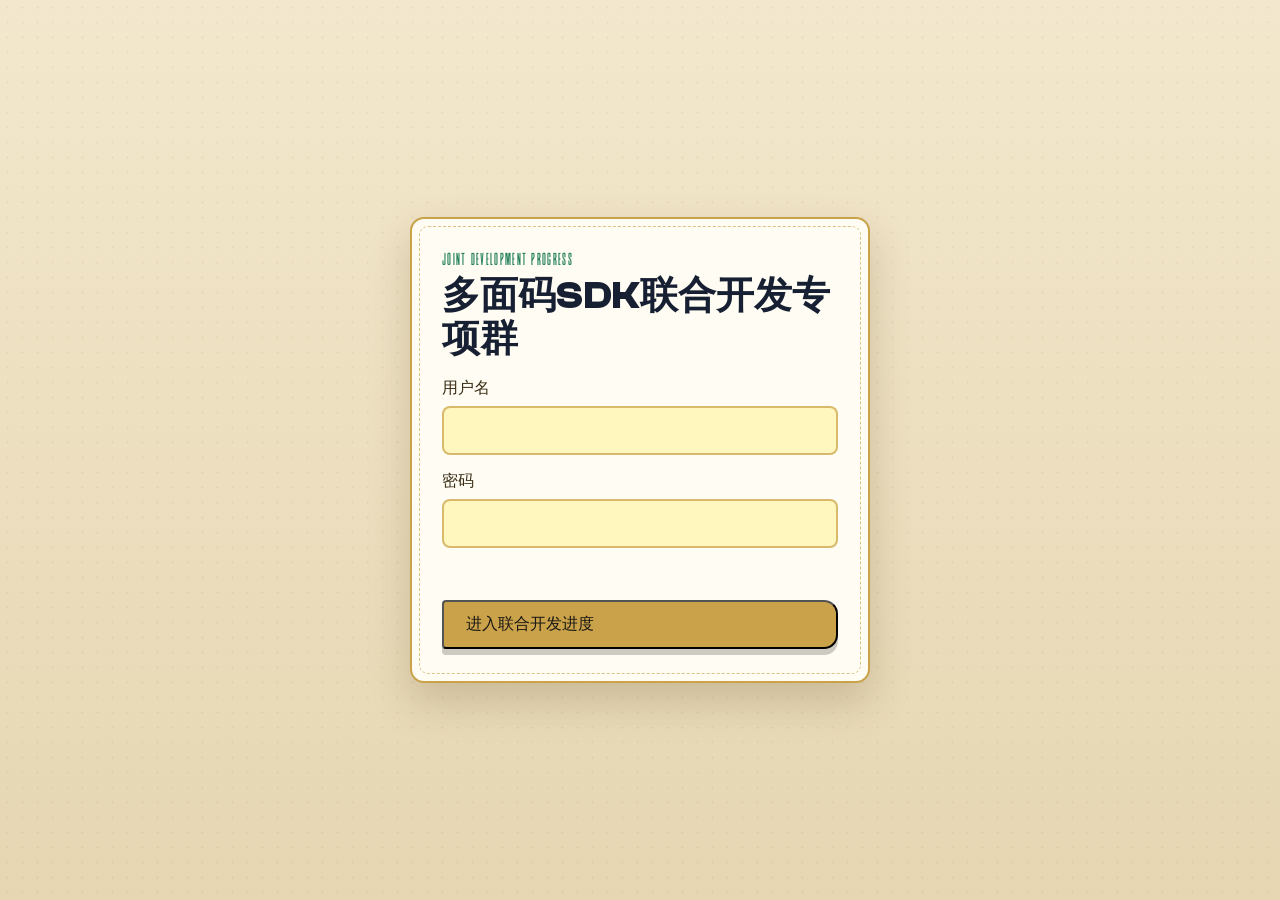
<file: index.html>
<!DOCTYPE html>
<html lang="zh-CN">
<head>
  <meta charset="UTF-8">
  <meta name="viewport" content="width=device-width, initial-scale=1.0">
  <title>多面码SDK联合开发专项群 · 联合开发进度</title>
  <link rel="icon" href="/static/cloned-assets/yannesidibe/favicon-2798b8585809.ico">
  <link rel="stylesheet" href="/static/theme/anya-core.css">
  <style>
    body{margin:0;background:#efe2c4;color:var(--ink);font-family:var(--display);overflow-x:hidden}
    button,input,textarea{font:inherit}
    .is-hidden{display:none!important}
    .bg{position:fixed;inset:0;z-index:0;background:radial-gradient(rgba(120,90,40,.07) 1.3px,transparent 1.4px) 0 0/15px 15px,linear-gradient(180deg,#f3e8cd,#e6d6b2)}
    .v2nav{position:fixed;top:0;left:0;right:0;z-index:60;display:flex;align-items:center;gap:18px;padding:16px 24px;color:#3a2d16;transition:background .25s,backdrop-filter .25s}
    .v2nav.is-scrolled{background:linear-gradient(180deg,rgba(239,226,196,.95),rgba(239,226,196,0));backdrop-filter:blur(6px)}
    .v2nav .brand{font-family:var(--hand);font-weight:800;font-size:19px;display:inline-flex;align-items:center;gap:8px}
    .v2nav .brand .ac-eye{width:19px;height:19px;color:var(--green-deep)}
    .v2nav .sp{flex:1}
    .v2nav a.l,.v2nav button.l{font-family:var(--display-bold);font-size:15px;color:#5a4626;background:transparent;border:0;padding:0;cursor:pointer}
    .v2nav a.l:hover,.v2nav button.l:hover{color:var(--pink-deep)}
    main{position:relative;z-index:2}
    .head{text-align:center;padding:124px 24px 20px;position:relative}
    .head .kf{font-family:var(--poster);color:transparent;-webkit-text-stroke:1.4px var(--green-deep);font-size:clamp(22px,3.4vw,46px);letter-spacing:.08em;text-transform:uppercase;margin:0}
    .head h1{font-family:var(--hand);font-size:clamp(38px,7vw,86px);color:var(--green-deep);margin:8px 0 0}
    .head p{font-family:var(--hand);color:var(--muted);margin:12px 0 0}
    .anya{position:absolute;left:5%;bottom:-30px;width:min(16vw,150px);filter:drop-shadow(0 14px 22px rgba(0,0,0,.3));pointer-events:none}
    .tools{display:flex;justify-content:center;gap:12px;flex-wrap:wrap;margin:24px 0 10px}
    .cards{max-width:1100px;margin:0 auto;padding:24px clamp(16px,4vw,40px) 88px;display:grid;grid-template-columns:repeat(auto-fill,minmax(330px,1fr));gap:26px}
    .report{position:relative;display:block;background:#fffdf3;border:2px solid var(--gold);border-radius:14px;padding:26px 24px 22px;box-shadow:0 14px 32px rgba(90,70,30,.18);overflow:hidden}
    .report:before{content:"";position:absolute;inset:6px;border:1px dashed rgba(201,162,74,.6);border-radius:9px;pointer-events:none}
    .report .crest{position:absolute;right:14px;top:14px;width:48px;opacity:.9}
    .report .label{font-family:var(--poster);color:var(--gold);font-size:12px;letter-spacing:.12em}
    .report h3{font-family:var(--display-bold);font-size:24px;color:var(--green-deep);margin:4px 0 6px}
    .report .owner{font-family:var(--hand);color:var(--muted);font-size:13px;margin-bottom:12px}
    .report .intro{font-size:14px;color:#4a3d2a;min-height:42px;margin:0 0 12px;line-height:1.5}
    .stella{display:flex;gap:4px;align-items:center;margin:6px 0 4px}
    .stella img{width:24px}.stella img.off{filter:grayscale(1);opacity:.3}
    .grade{font-family:var(--poster);color:var(--pink-deep);font-size:30px;line-height:1}
    .report .foot{display:flex;justify-content:space-between;align-items:center;margin-top:12px;font-family:var(--hand);font-size:13px;color:var(--muted)}
    .report .seal{position:absolute;right:18px;bottom:14px;transform:rotate(-10deg) scale(.7);opacity:0;transition:transform .4s cubic-bezier(.34,1.56,.64,1),opacity .25s}
    .report.is-in .seal{opacity:.9;transform:rotate(-10deg) scale(1)}
    .empty{grid-column:1/-1;text-align:center;font-family:var(--hand);color:var(--muted);padding:42px;background:#fffdf3;border:2px solid var(--gold);border-radius:14px;box-shadow:0 14px 32px rgba(90,70,30,.18);position:relative}
    .empty:before{content:"";position:absolute;inset:6px;border:1px dashed rgba(201,162,74,.6);border-radius:9px;pointer-events:none}
    .empty b{display:block;font-family:var(--display-bold);color:var(--green-deep);font-size:24px;margin-bottom:8px}
    .project-form-section{max-width:860px;margin:0 auto 70px;padding:0 clamp(16px,4vw,40px)}
    .project-form-card{background:#fffdf3;border:2px solid var(--gold);border-radius:14px;padding:28px 26px;box-shadow:0 14px 32px rgba(90,70,30,.18);position:relative}
    .project-form-card:before{content:"";position:absolute;inset:7px;border:1px dashed rgba(201,162,74,.65);border-radius:9px;pointer-events:none}
    .project-form-card>*{position:relative}
    .project-form-card h2{font-family:var(--display-bold);color:var(--green-deep);font-size:28px;margin:0 0 18px}
    .project-form{display:grid;gap:16px}
    .project-form label{display:grid;gap:7px;font-family:var(--display-bold);color:#3a2d16}
    .project-form input,.project-form textarea{width:100%;box-sizing:border-box;border:2px solid rgba(201,162,74,.7);border-radius:8px;background:#fff7bd;color:#172033;padding:12px 13px}
    .project-form textarea{min-height:120px;line-height:1.55;resize:vertical}
    .form-row{display:grid;grid-template-columns:1fr 180px;gap:14px}
    .form-actions{display:flex;gap:12px;flex-wrap:wrap;margin-top:6px}
    .form-actions button,.form-actions a{border:0;cursor:pointer}
    .publish-note{margin:12px 0 0;color:#8a5a12;background:#fff8d8;border-left:5px solid var(--gold);border-radius:8px;padding:10px 12px;font-family:var(--display-bold);line-height:1.55}
    .project-detail-section{max-width:920px;margin:0 auto 70px;padding:0 clamp(16px,4vw,40px)}
    .project-detail-card{background:#fffdf3;border:2px solid var(--gold);border-radius:14px;padding:28px 26px;box-shadow:0 14px 32px rgba(90,70,30,.18);position:relative}
    .project-detail-card:before{content:"";position:absolute;inset:7px;border:1px dashed rgba(201,162,74,.65);border-radius:9px;pointer-events:none}
    .project-detail-card>*{position:relative}
    .project-detail-card h2{font-family:var(--display-bold);color:var(--green-deep);font-size:30px;margin:0 0 8px}
    .project-detail-meta{font-family:var(--hand);color:var(--muted);margin:0 0 16px}
    .detail-grid{display:grid;grid-template-columns:1fr 1fr;gap:14px;margin:18px 0}
    .detail-block{background:#fff8d8;border-left:5px solid var(--green-deep);border-radius:8px;padding:14px;color:#3a2d16;line-height:1.65;white-space:pre-wrap}
    .detail-block:nth-child(2){border-color:var(--pink-deep)}
    .detail-block b{display:block;font-family:var(--display-bold);color:var(--green-deep);margin-bottom:6px}
    .review-json{width:100%;min-height:170px;box-sizing:border-box;border:2px solid rgba(201,162,74,.7);border-radius:8px;background:#fff7bd;color:#172033;padding:12px;font:13px/1.5 ui-monospace,SFMono-Regular,Menlo,Consolas,monospace;resize:vertical}
    .publish-panel{background:#fff8d8;border:2px solid rgba(201,162,74,.75);border-radius:10px;padding:14px;margin:14px 0;display:grid;gap:10px}
    .publish-panel label{display:grid;gap:7px;font-family:var(--display-bold);color:#3a2d16}
    .publish-panel input{width:100%;box-sizing:border-box;border:2px solid rgba(201,162,74,.7);border-radius:8px;background:#fff7bd;color:#172033;padding:12px 13px}
    .publish-status{min-height:22px;color:#8a5a12;font-family:var(--display-bold);line-height:1.55}
    .v2foot{background:#3a2d16;color:rgba(243,232,205,.82);padding:46px clamp(24px,7vw,90px);font-family:var(--hand);border-top:2px dashed var(--gold);position:relative;z-index:2}
    .v2foot b{color:var(--gold);font-family:var(--display-bold)}
    .pj-extra{position:relative;z-index:2;padding:10px 0 90px}
    .pj-stats{display:grid;grid-template-columns:repeat(3,1fr);gap:20px;max-width:760px;margin:0 auto 10px;padding:0 16px;text-align:center}
    .pj-stats b{font-family:var(--poster);font-size:clamp(30px,5vw,56px);color:var(--pink-deep);display:block;line-height:1}
    .pj-stats span{font-family:var(--hand);color:var(--muted)}
    .pj-rule{max-width:820px;margin:44px auto 0;padding:0 16px}
    .pj-rule h2{font-family:var(--poster);color:var(--green-deep);text-transform:uppercase;font-size:clamp(26px,4vw,46px);margin:0 0 18px}
    .login-screen{position:relative;z-index:80;min-height:100vh;display:grid;place-items:center;padding:24px}
    .login-panel{width:min(460px,100%);background:#fffdf3;border:2px solid var(--gold);border-radius:14px;padding:32px 30px;box-shadow:0 18px 42px rgba(90,70,30,.22);position:relative}
    .login-panel:before{content:"";position:absolute;inset:7px;border:1px dashed rgba(201,162,74,.65);border-radius:9px;pointer-events:none}
    .login-panel>*{position:relative}
    .login-panel .kf{font-family:var(--poster);color:var(--green-deep);font-size:13px;letter-spacing:.1em;text-transform:uppercase;margin:0 0 8px}
    .login-panel h1{font-family:var(--display-bold);font-size:clamp(28px,6vw,38px);line-height:1.12;color:#172033;margin:0 0 18px}
    .login-form{display:grid;gap:16px}
    .login-form label{display:grid;gap:7px;font-family:var(--display-bold);color:#3a2d16}
    .login-form input{width:100%;box-sizing:border-box;border:2px solid rgba(201,162,74,.7);border-radius:8px;background:#fff7bd;color:#172033;padding:13px 14px;font-family:var(--display-bold)}
    .login-form button,.ac-tab-button{appearance:none}
    .login-error{min-height:20px;margin:0;color:#b42318;font-family:var(--hand)}
    @media (max-width:600px){.v2nav a.l,.v2nav button.l{display:none}.anya{display:none}.pj-stats{grid-template-columns:1fr}.form-row,.detail-grid{grid-template-columns:1fr}}
    @media print{.v2nav,.ac-buddy,.tools,.login-screen{display:none!important}.head{padding-top:36px}.cards{padding-bottom:30px}}
  </style>
  <script defer src="/assets/app.js?v=20260629-v14-github-issue-publish"></script>
</head>
<body class="ac-root">
  <div class="bg" aria-hidden="true"></div>
  <div class="ac-cursor" aria-hidden="true"><span class="ac-cursor-core"></span><span class="ac-cursor-label">View</span></div>

  <section id="login-screen" class="login-screen" aria-labelledby="login-title">
    <div class="login-panel">
      <p class="kf">Joint Development Progress</p>
      <h1 id="login-title">多面码SDK联合开发专项群</h1>
      <form id="login-form" class="login-form">
        <label>用户名<input id="username" type="text" autocomplete="username" required></label>
        <label>密码<input id="password" type="password" autocomplete="current-password" required></label>
        <p id="login-error" class="login-error" role="alert"></p>
        <button id="login-button" class="ac-tab ac-magnetic" data-magnetic="12" type="submit">进入联合开发进度</button>
      </form>
    </div>
  </section>

  <main id="app-shell" class="is-hidden" hidden>
    <nav class="v2nav" data-scroll-shrink>
      <a class="brand ac-magnetic" data-magnetic="8" href="#cards">
        <svg class="ac-eye" viewBox="0 0 100 100" aria-hidden="true"><ellipse cx="50" cy="50" rx="44" ry="28" fill="none" stroke="currentColor" stroke-width="8"/><circle cx="50" cy="50" r="14" fill="currentColor"/><rect class="lid" x="4" y="20" width="92" height="60" rx="28" fill="#efe2c4"/></svg>
        WISE · 工程化手册
      </a>
      <span class="sp"></span>
      <a class="l ac-magnetic" data-magnetic="10" href="#cards" data-cursor-label="进度">联合开发进度</a>
      <button id="download-pdf" class="l ac-magnetic" data-magnetic="10" type="button" data-cursor-label="PDF">下载 PDF</button>
      <button id="logout" class="l ac-magnetic" data-magnetic="10" type="button" data-cursor-label="退出">退出</button>
    </nav>

    <a class="ac-buddy is-talk" href="#cards" data-cursor-label="Anya" aria-label="阿尼亚助手">
      <span class="bubble" id="ac-bubble">要拿 Stella！</span>
      <img class="f f0" src="/static/cloned-assets/spyfamily/anya-1.png" alt="" aria-hidden="true">
      <img class="f f1" src="/static/cloned-assets/spyfamily/anya-4.png" alt="" aria-hidden="true">
      <img class="f f2" src="/static/cloned-assets/spyfamily/anya-3.png" alt="" aria-hidden="true">
    </a>

    <div id="pdf-target">
      <section class="head">
        <img class="anya" src="/static/cloned-assets/spyfamily/sec-meeting.png" alt="" aria-hidden="true">
        <p class="kf">Eden Report</p>
        <h1>多面码SDK联合开发专项群</h1>
        <p>每个项目一张成绩单：联合开发进度用 Stella 星点亮，审阅通过盖章放行。</p>
        <div class="tools">
          <a id="new-project-link" class="ac-tab ac-magnetic" data-magnetic="12" data-cursor-label="新建" href="/projects/new">+ 新建项目 ★</a>
        </div>
      </section>

      <section class="cards" id="cards" aria-live="polite"></section>

      <section id="new-project-page" class="project-form-section is-hidden" hidden>
        <div class="project-form-card">
          <h2>新建项目</h2>
          <form id="project-form" class="project-form">
            <p class="owner">简介与目标会作为后续联合开发进度分析、评估整体完成度的依据。支持 Markdown。</p>
            <p class="publish-note" id="project-publish-notice">当前页面为 GitHub Pages 静态托管。本页新建项目会先保存为本机草稿；审核后写入托管项目清单，其他设备才会同步显示。</p>
            <div class="form-row">
              <label>项目名 <span class="hint">必填</span><input id="project-name" name="name" type="text" required placeholder="如：视觉 SLAM 研究"></label>
              <label>负责人<input id="project-owner" name="owner" type="text" placeholder="你的名字 / 团队"></label>
            </div>
            <label>项目简介（Markdown）<textarea id="project-intro" name="intro" placeholder="这个项目要解决什么问题、背景、范围..."></textarea></label>
            <label>阶段性目标（Markdown）<span class="hint">分阶段里程碑</span><textarea id="project-phased-goals" name="phased_goals" placeholder="- 阶段1：跑通基础管线&#10;- 阶段2：精度达到 X&#10;- 阶段3：实时化"></textarea></label>
            <label>最终目标（Markdown）<textarea id="project-final-goals" name="final_goals" placeholder="项目最终要达成的状态 / 交付物"></textarea></label>
            <label>编辑 PIN <span class="hint">可选。设置后后续编辑项目需要此 PIN。</span><input id="project-edit-pin" name="edit_pin" type="password" autocomplete="new-password" placeholder="可留空"></label>
            <div class="form-actions">
              <button class="ac-tab ac-magnetic" data-magnetic="12" type="submit">创建项目</button>
              <a class="ac-tab ac-magnetic" data-magnetic="12" href="#cards">取消</a>
            </div>
          </form>
        </div>
      </section>

      <section id="local-project-page" class="project-detail-section is-hidden" hidden>
        <div class="project-detail-card">
          <p class="publish-note">本页面展示的是本机草稿项目。审核通过并写入托管项目清单后，其他设备才会同步显示。</p>
          <h2 id="local-project-title">项目详情</h2>
          <p id="local-project-meta" class="project-detail-meta"></p>
          <div class="detail-block">
            <b>项目简介</b>
            <div id="local-project-intro"></div>
          </div>
          <div class="detail-grid">
            <div class="detail-block">
              <b>阶段性目标</b>
              <div id="local-project-phased"></div>
            </div>
            <div class="detail-block">
              <b>最终目标</b>
              <div id="local-project-final"></div>
            </div>
          </div>
          <label>审核发布用 JSON<textarea id="local-project-json" class="review-json" readonly></textarea></label>
          <div class="publish-panel">
            <div class="publish-status">点击审核发布后会打开 GitHub 官方审核发布单；提交后由 GitHub Actions 自动生成项目页面并部署。</div>
            <div class="form-actions">
              <button id="review-publish-project" class="ac-tab ac-magnetic" data-magnetic="12" type="button">审核发布</button>
            </div>
            <div id="publish-status" class="publish-status" role="status"></div>
          </div>
          <div class="detail-block">
            <b>审核进入托管清单流程</b>
            <div>点击“审核发布”后会打开 GitHub 审核发布单。确认提交后，GitHub Actions 会自动完成内容检查、项目页面生成、项目清单更新和线上部署。</div>
          </div>
          <div class="form-actions">
            <button id="copy-project-json" class="ac-tab ac-magnetic" data-magnetic="12" type="button">复制审核 JSON</button>
            <a class="ac-tab ac-magnetic" data-magnetic="12" href="#cards">返回项目列表</a>
          </div>
        </div>
      </section>

      <section class="pj-extra">
        <div class="pj-stats">
          <div class="ac-reveal"><b id="project-count" data-count="0">0</b><span>在册项目</span></div>
          <div class="ac-reveal"><b id="entry-count" data-count="0">0</b><span>累计联合开发进度</span></div>
          <div class="ac-reveal"><b><span class="ac-star"></span> ∞</b><span>Stella 进度</span></div>
        </div>
        <div class="pj-rule">
          <h2>评分规则 <span class="ac-star"></span></h2>
          <div class="ac-acc-item">
            <div class="ac-acc-head" data-acc>完成度（%）是怎么来的？<span class="pl">+</span></div>
            <div class="ac-acc-body"><div>由 AI 结合项目阶段性/最终目标与历次联合开发进度内容综合评估，给出当前进度百分比，作为参考而非考核。</div></div>
          </div>
          <div class="ac-acc-item">
            <div class="ac-acc-head" data-acc>Stella 星怎么点亮？<span class="pl">+</span></div>
            <div class="ac-acc-body"><div>每 20% 点亮一颗，共 5 颗；越接近最终目标，金星越多。</div></div>
          </div>
          <div class="ac-acc-item">
            <div class="ac-acc-head" data-acc>盖章代表什么？<span class="pl">+</span></div>
            <div class="ac-acc-body"><div>完成度 ≥ 80% 的项目会盖上「审阅通过」章，表示阶段性目标基本达成、可以进入下一阶段。</div></div>
          </div>
        </div>
      </section>

      <footer class="v2foot">
        <b>OPERATION · PLAYBOOK</b> — 多面码SDK联合开发专项群 · 联合开发进度与 Stella 评估，盖章即放行。
        <span style="float:right">本地时间 <span data-clock>--:--</span></span>
      </footer>
    </div>
  </main>
  <script src="/static/theme/anya-core.js"></script>
</body>
</html>
</file>
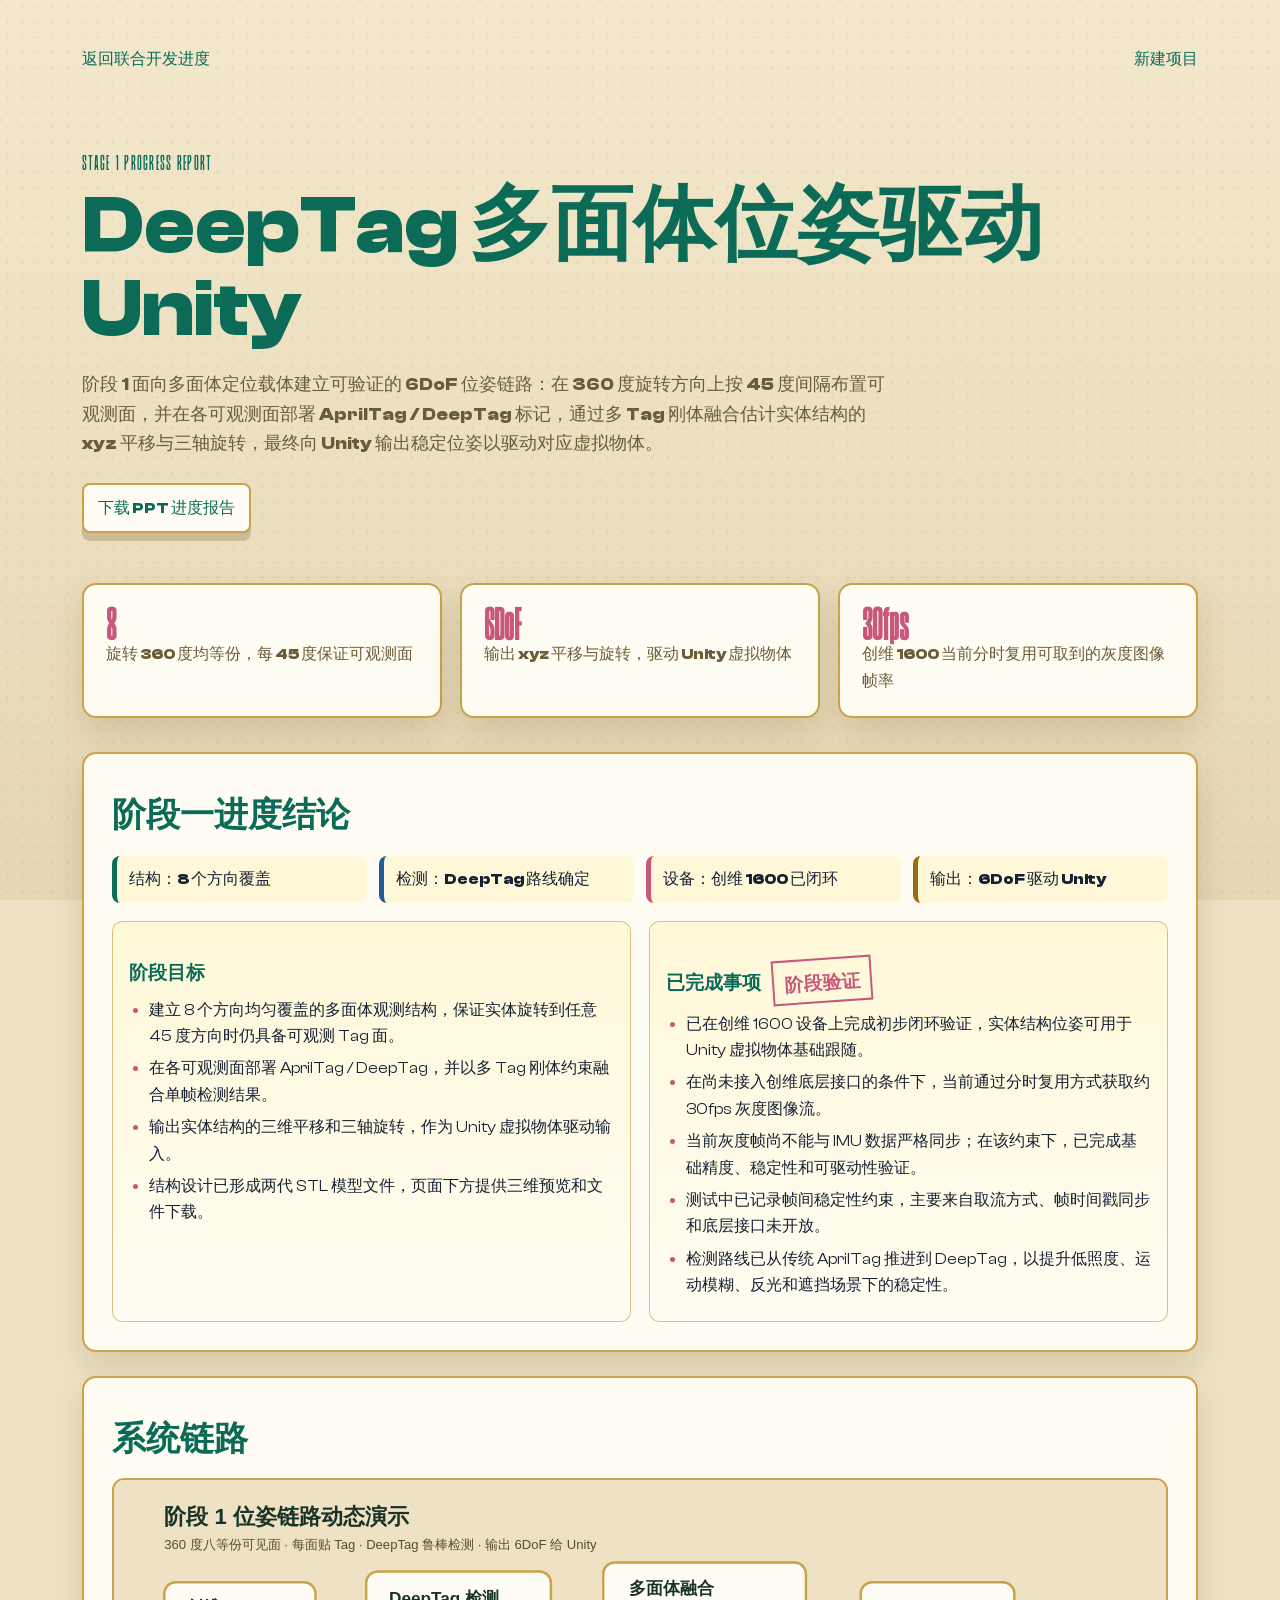
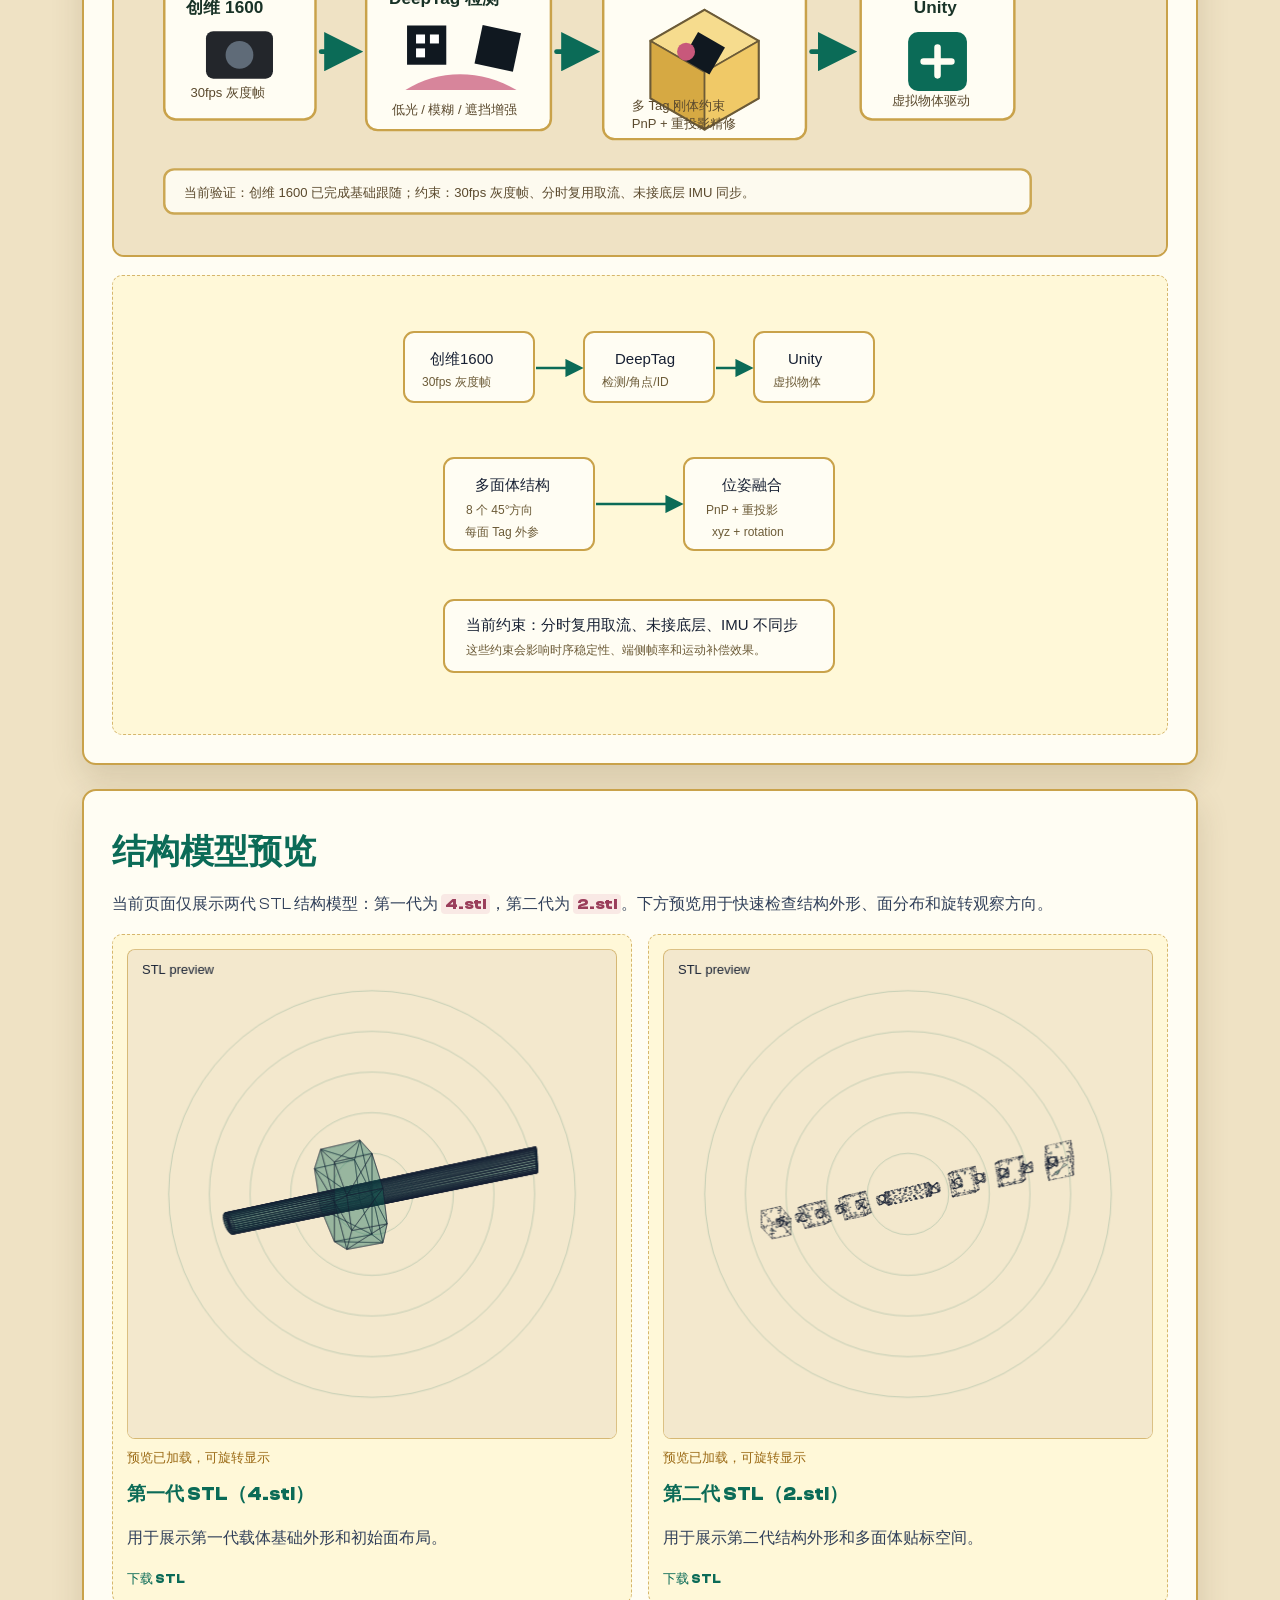
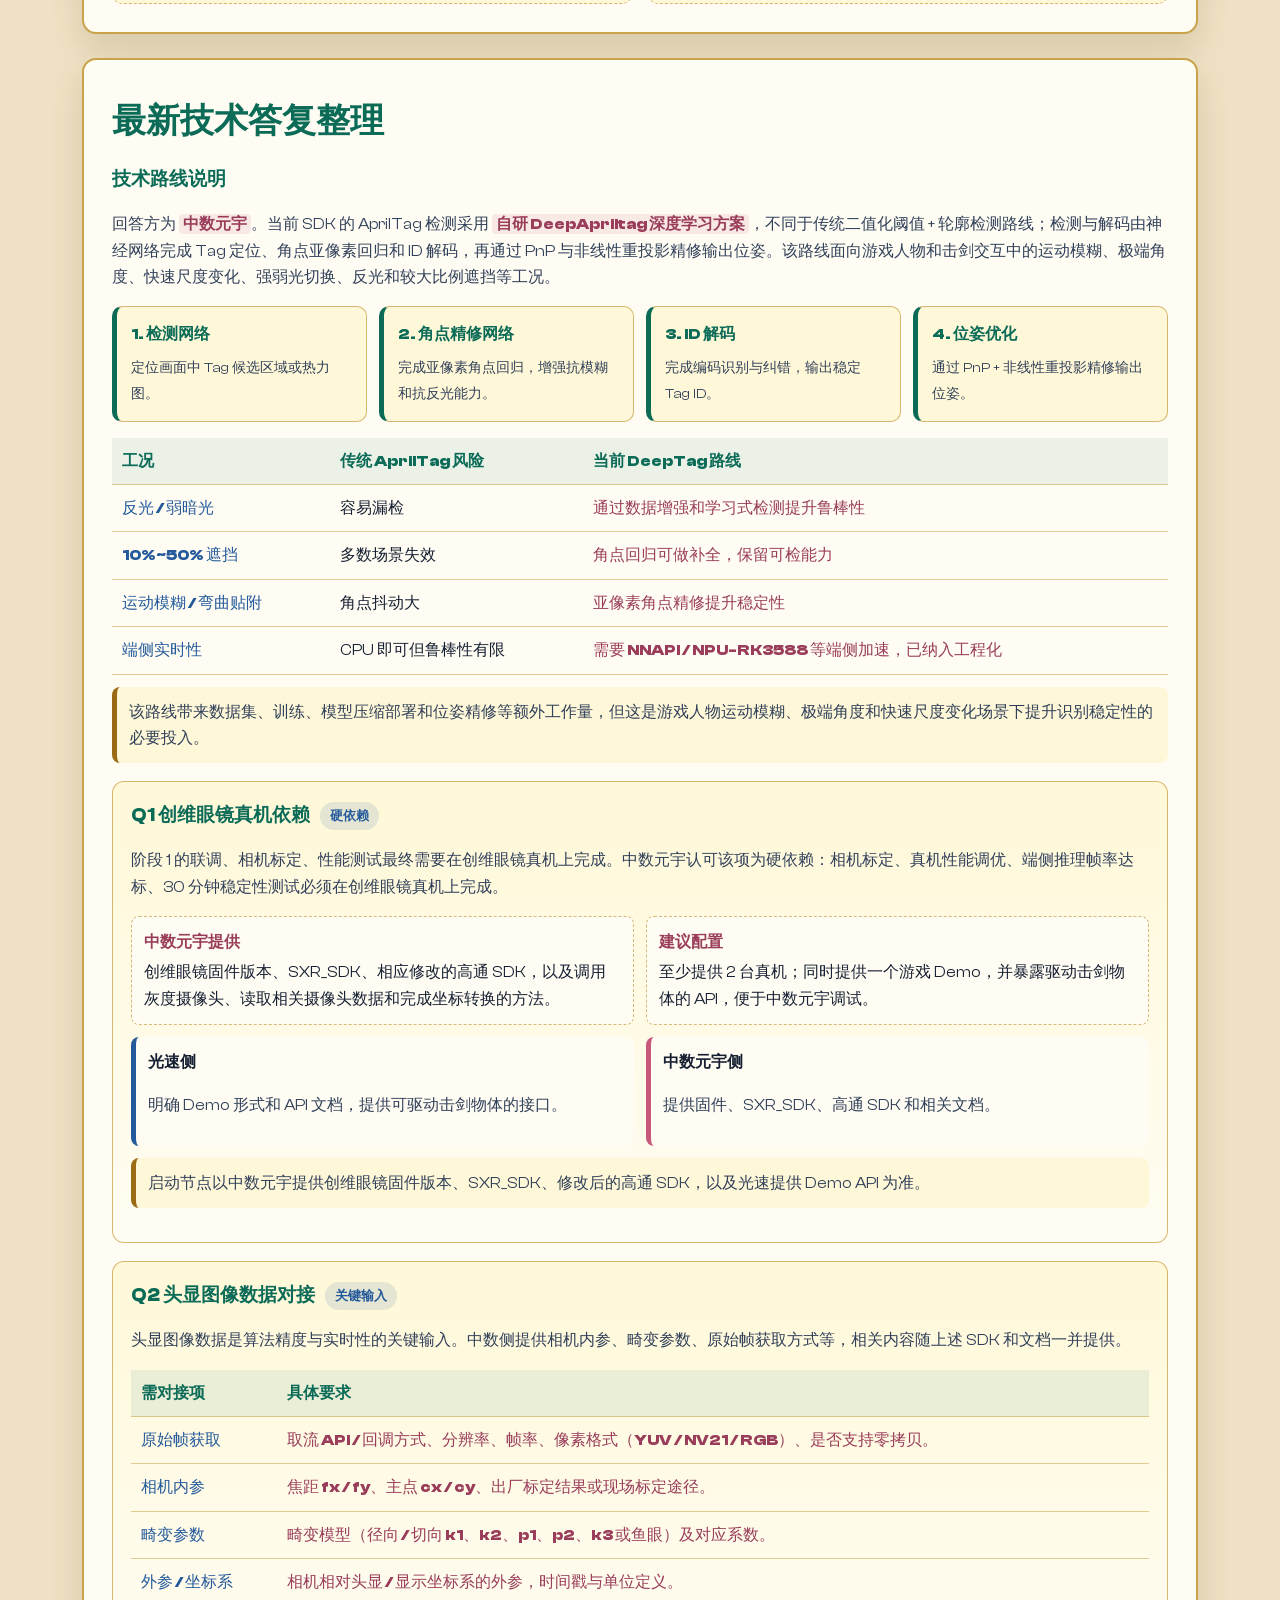
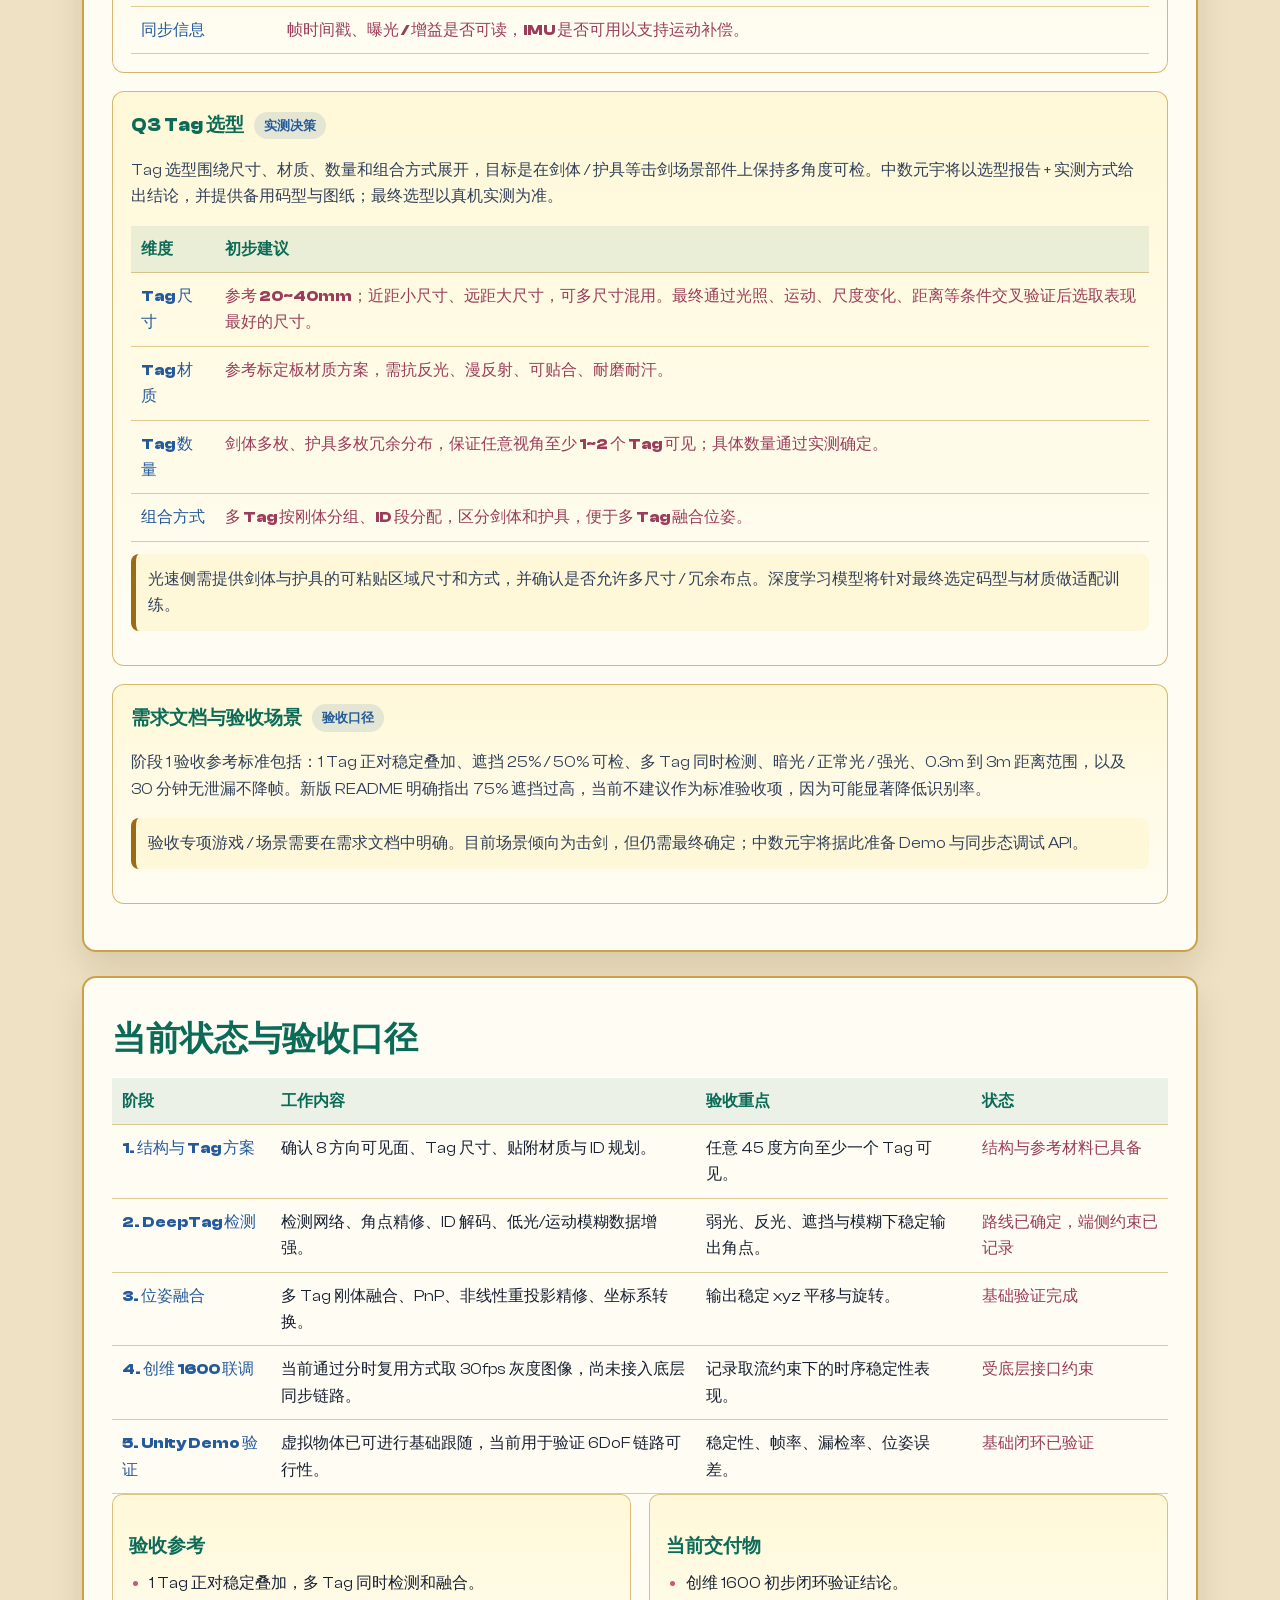
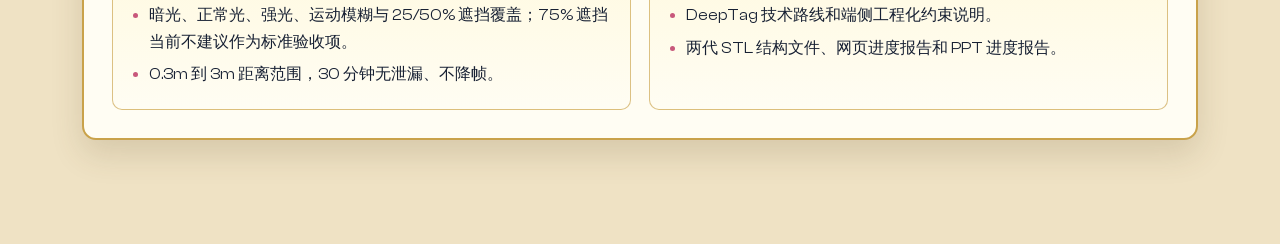
<file: projects/apriltag-unity-pose/index.html>
<!DOCTYPE html>
<html lang="zh-CN">
<head>
  <meta charset="UTF-8">
  <meta name="viewport" content="width=device-width, initial-scale=1.0">
  <title>DeepTag 多面体位姿驱动 Unity · 阶段 1 进度报告</title>
  <link rel="icon" href="/static/cloned-assets/yannesidibe/favicon-2798b8585809.ico">
  <link rel="stylesheet" href="/static/theme/anya-core.css">
  <style>
    :root{--paper:#fffdf3;--ink:#172033;--muted:#6c5b37;--green:#0b6b57;--gold:#c9a24a;--pink:#c8587b;--blue:#245a9b;--amber:#9b6a15;--rose:#9a3d5a}
    body{margin:0;background:#efe2c4;color:var(--ink);font-family:var(--display);line-height:1.65}
    .bg{position:fixed;inset:0;background:radial-gradient(rgba(120,90,40,.08) 1.3px,transparent 1.4px) 0 0/15px 15px,linear-gradient(180deg,#f3e8cd,#e6d6b2);z-index:0}
    .wrap{position:relative;z-index:1;max-width:1160px;margin:0 auto;padding:46px 22px 80px}
    .nav{display:flex;justify-content:space-between;align-items:center;gap:16px;margin-bottom:32px}
    .nav a{color:var(--green);font-family:var(--display-bold);text-decoration:none}
    .hero{padding:46px 0 28px}
    .kicker{font-family:var(--poster);letter-spacing:.08em;text-transform:uppercase;color:var(--green);margin:0 0 8px}
    h1{font-family:var(--hand);font-size:clamp(40px,7vw,82px);line-height:1.02;color:var(--green);margin:0}
    .lead{max-width:820px;color:var(--muted);font-family:var(--hand);font-size:18px}
    .actions{display:flex;gap:12px;flex-wrap:wrap;margin-top:24px}
    .btn{display:inline-flex;align-items:center;justify-content:center;border:2px solid var(--gold);background:var(--paper);color:var(--green);border-radius:8px;padding:10px 14px;font-family:var(--display-bold);text-decoration:none;box-shadow:0 8px 0 rgba(90,70,30,.22)}
    .grid{display:grid;grid-template-columns:repeat(3,1fr);gap:18px;margin:22px 0 34px}
    .card,.section{background:var(--paper);border:2px solid var(--gold);border-radius:14px;box-shadow:0 14px 32px rgba(90,70,30,.16);position:relative}
    .card{padding:22px}.card b{font-family:var(--poster);font-size:34px;color:var(--pink);display:block;line-height:1}.card span{color:var(--muted);font-family:var(--hand)}
    .section{padding:28px;margin:24px 0}.section h2{font-family:var(--poster);text-transform:uppercase;color:var(--green);font-size:34px;margin:0 0 16px}
    .section h3{font-family:var(--display-bold);color:var(--green);margin:20px 0 8px}
    .cols{display:grid;grid-template-columns:1fr 1fr;gap:18px}
    .cols>div,.answer{background:linear-gradient(180deg,#fff8d8,#fffdf3);border:1px solid rgba(201,162,74,.65);border-radius:10px;padding:16px}
    ul{margin:8px 0 0;padding-left:20px}.muted{color:var(--muted)}
    li{margin:6px 0}li::marker{color:var(--pink)}
    .section p:not(.lead){color:#31405a}.section strong{color:var(--rose);font-family:var(--display-bold);background:rgba(200,88,123,.12);padding:1px 4px;border-radius:4px}
    .status-strip{display:grid;grid-template-columns:repeat(4,1fr);gap:12px;margin:18px 0}.status-strip span{display:block;border-left:5px solid var(--green);background:#fff8d8;border-radius:8px;padding:10px 12px;color:var(--ink);font-family:var(--display-bold)}.status-strip span:nth-child(2){border-color:var(--blue)}.status-strip span:nth-child(3){border-color:var(--pink)}.status-strip span:nth-child(4){border-color:var(--amber)}
    .diagram{width:100%;overflow:auto;border:1px dashed rgba(201,162,74,.75);border-radius:10px;background:#fff8d8;padding:14px;box-sizing:border-box}
    svg text{font-family:Arial,"Microsoft YaHei",sans-serif}.box{fill:#fffdf3;stroke:#c9a24a;stroke-width:2}.arrow{stroke:#0b6b57;stroke-width:2.6;marker-end:url(#arrow);fill:none}.node{fill:#0b6b57}.warn{fill:#c8587b}.line{stroke:#6c5b37;stroke-width:2;fill:none}.label{font-size:15px;fill:#172033}.small{font-size:12px;fill:#6c5b37}
    .media-frame{background:#efe2c4;border-radius:12px;overflow:hidden;border:2px solid var(--gold);aspect-ratio:1280/460}.media-frame object{display:block;width:100%;height:100%;background:#efe2c4}
    .model-grid{display:grid;grid-template-columns:repeat(2,1fr);gap:16px}.model-card{border:1px dashed rgba(201,162,74,.75);border-radius:10px;background:#fff8d8;padding:14px}.model-card canvas{display:block;width:100%;aspect-ratio:1/1;border-radius:8px;background:linear-gradient(180deg,#efe2c4,#fffdf3);border:1px solid rgba(201,162,74,.65)}.model-card h3{margin-top:10px}.model-links{display:flex;gap:8px;flex-wrap:wrap;margin-top:8px}.model-links a{font-size:13px;color:var(--green);font-family:var(--display-bold)}.model-status{font-size:13px;color:var(--amber);font-family:var(--display-bold);min-height:22px;margin-top:8px}
    .table{width:100%;border-collapse:collapse}.table th,.table td{border-bottom:1px solid rgba(201,162,74,.55);padding:10px;text-align:left;vertical-align:top}.table th{color:var(--green);font-family:var(--display-bold);background:rgba(11,107,87,.08)}.table td:first-child{color:var(--blue);font-family:var(--display-bold)}.table td:last-child{color:var(--rose);font-family:var(--display-bold)}
    .stamp{display:inline-block;border:2px solid var(--pink);color:var(--pink);font-family:var(--poster);padding:5px 10px;transform:rotate(-4deg);margin-left:8px}
    .answer-grid{display:grid;grid-template-columns:repeat(3,1fr);gap:16px}
    .qa-flow{display:grid;grid-template-columns:repeat(4,1fr);gap:12px;margin:16px 0}.qa-flow div{background:#fff8d8;border:1px solid rgba(201,162,74,.75);border-left:5px solid var(--green);border-radius:10px;padding:14px}.qa-flow b{display:block;color:var(--green);font-family:var(--display-bold);margin-bottom:6px}.qa-flow span{color:#31405a;font-size:14px}
    .qa-card{background:linear-gradient(180deg,#fff8d8,#fffdf3);border:1px solid rgba(201,162,74,.75);border-radius:12px;padding:18px;margin:18px 0}.qa-card h3{display:flex;align-items:center;gap:10px;margin-top:0}.qa-tag{display:inline-flex;align-items:center;border-radius:999px;background:rgba(36,90,155,.12);color:var(--blue);padding:3px 10px;font-size:13px;font-family:var(--display-bold)}.qa-role{display:grid;grid-template-columns:1fr 1fr;gap:12px;margin-top:12px}.qa-role div{border-left:5px solid var(--pink);background:#fffdf3;border-radius:8px;padding:12px}.qa-role div:first-child{border-color:var(--blue)}.qa-note{border-left:5px solid var(--amber);background:#fff8d8;border-radius:8px;padding:12px;color:#31405a;margin-top:12px}.inline-list{display:grid;grid-template-columns:repeat(2,1fr);gap:12px;margin:12px 0}.inline-list div{background:#fffdf3;border:1px dashed rgba(201,162,74,.75);border-radius:8px;padding:12px}.inline-list b{display:block;color:var(--rose);font-family:var(--display-bold);margin-bottom:4px}
    .pipeline{display:grid;grid-template-columns:1fr;gap:18px;align-items:start}.pipeline .diagram{min-height:0}.pipeline .diagram svg{display:block;margin:0 auto;max-width:100%;height:auto}
    @media(max-width:760px){.grid,.cols,.model-grid,.status-strip,.qa-flow,.qa-role,.inline-list{grid-template-columns:1fr}.section{padding:20px}.nav{align-items:flex-start;flex-direction:column}}
    @media(max-width:900px){.answer-grid,.qa-flow{grid-template-columns:1fr}}
  </style>
</head>
<body>
  <div class="bg" aria-hidden="true"></div>
  <main class="wrap">
    <nav class="nav">
      <a href="/">返回联合开发进度</a>
      <a href="/projects/new/">新建项目</a>
    </nav>

    <section class="hero">
      <p class="kicker">Stage 1 Progress Report</p>
      <h1>DeepTag 多面体位姿驱动 Unity</h1>
      <p class="lead">阶段 1 面向多面体定位载体建立可验证的 6DoF 位姿链路：在 360 度旋转方向上按 45 度间隔布置可观测面，并在各可观测面部署 AprilTag / DeepTag 标记，通过多 Tag 刚体融合估计实体结构的 xyz 平移与三轴旋转，最终向 Unity 输出稳定位姿以驱动对应虚拟物体。</p>
      <div class="actions">
        <a class="btn" href="/assets/projects/apriltag-unity-pose/apriltag-unity-stage1-progress.pptx" download>下载 PPT 进度报告</a>
      </div>
    </section>

    <section class="grid" aria-label="核心指标">
      <div class="card"><b>8</b><span>旋转 360 度均等份，每 45 度保证可观测面</span></div>
      <div class="card"><b>6DoF</b><span>输出 xyz 平移与旋转，驱动 Unity 虚拟物体</span></div>
      <div class="card"><b>30fps</b><span>创维 1600 当前分时复用可取到的灰度图像帧率</span></div>
    </section>

    <section class="section">
      <h2>阶段一进度结论</h2>
      <div class="status-strip" aria-label="阶段一状态摘要">
        <span>结构：8 个方向覆盖</span>
        <span>检测：DeepTag 路线确定</span>
        <span>设备：创维 1600 已闭环</span>
        <span>输出：6DoF 驱动 Unity</span>
      </div>
      <div class="cols">
        <div>
          <h3>阶段目标</h3>
          <ul>
            <li>建立 8 个方向均匀覆盖的多面体观测结构，保证实体旋转到任意 45 度方向时仍具备可观测 Tag 面。</li>
            <li>在各可观测面部署 AprilTag / DeepTag，并以多 Tag 刚体约束融合单帧检测结果。</li>
            <li>输出实体结构的三维平移和三轴旋转，作为 Unity 虚拟物体驱动输入。</li>
            <li>结构设计已形成两代 STL 模型文件，页面下方提供三维预览和文件下载。</li>
          </ul>
        </div>
        <div>
          <h3>已完成事项 <span class="stamp">阶段验证</span></h3>
          <ul>
            <li>已在创维 1600 设备上完成初步闭环验证，实体结构位姿可用于 Unity 虚拟物体基础跟随。</li>
            <li>在尚未接入创维底层接口的条件下，当前通过分时复用方式获取约 30fps 灰度图像流。</li>
            <li>当前灰度帧尚不能与 IMU 数据严格同步；在该约束下，已完成基础精度、稳定性和可驱动性验证。</li>
            <li>测试中已记录帧间稳定性约束，主要来自取流方式、帧时间戳同步和底层接口未开放。</li>
            <li>检测路线已从传统 AprilTag 推进到 DeepTag，以提升低照度、运动模糊、反光和遮挡场景下的稳定性。</li>
          </ul>
        </div>
      </div>
    </section>

    <section class="section">
      <h2>系统链路</h2>
      <div class="pipeline">
        <div class="media-frame">
          <object data="/assets/projects/apriltag-unity-pose/pose-pipeline-demo.svg" type="image/svg+xml" aria-label="DeepTag 位姿链路自动播放动画"></object>
        </div>
        <div class="diagram">
          <svg width="520" height="430" viewBox="0 0 520 430" role="img" aria-label="系统链路和当前约束汇总">
            <defs><marker id="arrow" viewBox="0 0 10 10" refX="8" refY="5" markerWidth="7" markerHeight="7" orient="auto-start-reverse"><path d="M0 0 10 5 0 10z" fill="#0b6b57"/></marker></defs>
            <rect class="box" x="24" y="42" width="130" height="70" rx="10"/><text class="label" x="50" y="74">创维1600</text><text class="small" x="42" y="96">30fps 灰度帧</text>
            <rect class="box" x="204" y="42" width="130" height="70" rx="10"/><text class="label" x="235" y="74">DeepTag</text><text class="small" x="222" y="96">检测/角点/ID</text>
            <rect class="box" x="374" y="42" width="120" height="70" rx="10"/><text class="label" x="408" y="74">Unity</text><text class="small" x="393" y="96">虚拟物体</text>
            <path class="arrow" d="M156 78h44"/><path class="arrow" d="M336 78h34"/>
            <rect class="box" x="64" y="168" width="150" height="92" rx="10"/><text class="label" x="95" y="200">多面体结构</text><text class="small" x="86" y="224">8 个 45°方向</text><text class="small" x="85" y="246">每面 Tag 外参</text>
            <rect class="box" x="304" y="168" width="150" height="92" rx="10"/><text class="label" x="342" y="200">位姿融合</text><text class="small" x="326" y="224">PnP + 重投影</text><text class="small" x="332" y="246">xyz + rotation</text>
            <path class="arrow" d="M216 214h84"/>
            <rect class="box" x="64" y="310" width="390" height="72" rx="10"/><text class="label" x="86" y="340">当前约束：分时复用取流、未接底层、IMU 不同步</text><text class="small" x="86" y="364">这些约束会影响时序稳定性、端侧帧率和运动补偿效果。</text>
          </svg>
        </div>
      </div>
    </section>

    <section class="section">
      <h2>结构模型预览</h2>
      <p class="muted">当前页面仅展示两代 STL 结构模型：第一代为 <strong>4.stl</strong>，第二代为 <strong>2.stl</strong>。下方预览用于快速检查结构外形、面分布和旋转观察方向。</p>
      <div class="model-grid">
        <div class="model-card">
          <canvas data-model="/assets/projects/apriltag-unity-pose/structure.stl" aria-label="第一代 STL 结构模型预览"></canvas>
          <div class="model-status">正在加载预览...</div>
          <h3>第一代 STL（4.stl）</h3>
          <p class="muted">用于展示第一代载体基础外形和初始面布局。</p>
          <div class="model-links"><a href="/assets/projects/apriltag-unity-pose/structure.stl" download>下载 STL</a></div>
        </div>
        <div class="model-card">
          <canvas data-model="/assets/projects/apriltag-unity-pose/structure-v2-preview.stl" aria-label="第二代 STL 结构模型预览"></canvas>
          <div class="model-status">正在加载预览...</div>
          <h3>第二代 STL（2.stl）</h3>
          <p class="muted">用于展示第二代结构外形和多面体贴标空间。</p>
          <div class="model-links"><a href="/assets/projects/apriltag-unity-pose/structure-v2.stl" download>下载 STL</a></div>
        </div>
      </div>
    </section>

    <section class="section">
      <h2>最新技术答复整理</h2>
      <h3>技术路线说明</h3>
      <p>回答方为 <strong>中数元宇</strong>。当前 SDK 的 AprilTag 检测采用 <strong>自研 DeepApriltag 深度学习方案</strong>，不同于传统二值化阈值 + 轮廓检测路线；检测与解码由神经网络完成 Tag 定位、角点亚像素回归和 ID 解码，再通过 PnP 与非线性重投影精修输出位姿。该路线面向游戏人物和击剑交互中的运动模糊、极端角度、快速尺度变化、强弱光切换、反光和较大比例遮挡等工况。</p>
      <div class="qa-flow" aria-label="DeepApriltag 技术流程">
        <div><b>1. 检测网络</b><span>定位画面中 Tag 候选区域或热力图。</span></div>
        <div><b>2. 角点精修网络</b><span>完成亚像素角点回归，增强抗模糊和抗反光能力。</span></div>
        <div><b>3. ID 解码</b><span>完成编码识别与纠错，输出稳定 Tag ID。</span></div>
        <div><b>4. 位姿优化</b><span>通过 PnP + 非线性重投影精修输出位姿。</span></div>
      </div>
      <table class="table">
        <thead><tr><th>工况</th><th>传统 AprilTag 风险</th><th>当前 DeepTag 路线</th></tr></thead>
        <tbody>
          <tr><td>反光 / 弱暗光</td><td>容易漏检</td><td>通过数据增强和学习式检测提升鲁棒性</td></tr>
          <tr><td>10%~50% 遮挡</td><td>多数场景失效</td><td>角点回归可做补全，保留可检能力</td></tr>
          <tr><td>运动模糊 / 弯曲贴附</td><td>角点抖动大</td><td>亚像素角点精修提升稳定性</td></tr>
          <tr><td>端侧实时性</td><td>CPU 即可但鲁棒性有限</td><td>需要 NNAPI / NPU-RK3588 等端侧加速，已纳入工程化</td></tr>
        </tbody>
      </table>
      <p class="qa-note">该路线带来数据集、训练、模型压缩部署和位姿精修等额外工作量，但这是游戏人物运动模糊、极端角度和快速尺度变化场景下提升识别稳定性的必要投入。</p>

      <div class="qa-card">
        <h3>Q1 创维眼镜真机依赖 <span class="qa-tag">硬依赖</span></h3>
        <p>阶段 1 的联调、相机标定、性能测试最终需要在创维眼镜真机上完成。中数元宇认可该项为硬依赖：相机标定、真机性能调优、端侧推理帧率达标、30 分钟稳定性测试必须在创维眼镜真机上完成。</p>
        <div class="inline-list">
          <div><b>中数元宇提供</b>创维眼镜固件版本、SXR_SDK、相应修改的高通 SDK，以及调用灰度摄像头、读取相关摄像头数据和完成坐标转换的方法。</div>
          <div><b>建议配置</b>至少提供 2 台真机；同时提供一个游戏 Demo，并暴露驱动击剑物体的 API，便于中数元宇调试。</div>
        </div>
        <div class="qa-role">
          <div><b>光速侧</b><p>明确 Demo 形式和 API 文档，提供可驱动击剑物体的接口。</p></div>
          <div><b>中数元宇侧</b><p>提供固件、SXR_SDK、高通 SDK 和相关文档。</p></div>
        </div>
        <p class="qa-note">启动节点以中数元宇提供创维眼镜固件版本、SXR_SDK、修改后的高通 SDK，以及光速提供 Demo API 为准。</p>
      </div>

      <div class="qa-card">
        <h3>Q2 头显图像数据对接 <span class="qa-tag">关键输入</span></h3>
        <p>头显图像数据是算法精度与实时性的关键输入。中数侧提供相机内参、畸变参数、原始帧获取方式等，相关内容随上述 SDK 和文档一并提供。</p>
        <table class="table">
          <thead><tr><th>需对接项</th><th>具体要求</th></tr></thead>
          <tbody>
            <tr><td>原始帧获取</td><td>取流 API / 回调方式、分辨率、帧率、像素格式（YUV / NV21 / RGB）、是否支持零拷贝。</td></tr>
            <tr><td>相机内参</td><td>焦距 fx / fy、主点 cx / cy、出厂标定结果或现场标定途径。</td></tr>
            <tr><td>畸变参数</td><td>畸变模型（径向 / 切向 k1、k2、p1、p2、k3 或鱼眼）及对应系数。</td></tr>
            <tr><td>外参 / 坐标系</td><td>相机相对头显 / 显示坐标系的外参，时间戳与单位定义。</td></tr>
            <tr><td>同步信息</td><td>帧时间戳、曝光 / 增益是否可读，IMU 是否可用以支持运动补偿。</td></tr>
          </tbody>
        </table>
      </div>

      <div class="qa-card">
        <h3>Q3 Tag 选型 <span class="qa-tag">实测决策</span></h3>
        <p>Tag 选型围绕尺寸、材质、数量和组合方式展开，目标是在剑体 / 护具等击剑场景部件上保持多角度可检。中数元宇将以选型报告 + 实测方式给出结论，并提供备用码型与图纸；最终选型以真机实测为准。</p>
        <table class="table">
          <thead><tr><th>维度</th><th>初步建议</th></tr></thead>
          <tbody>
            <tr><td>Tag 尺寸</td><td>参考 20~40mm；近距小尺寸、远距大尺寸，可多尺寸混用。最终通过光照、运动、尺度变化、距离等条件交叉验证后选取表现最好的尺寸。</td></tr>
            <tr><td>Tag 材质</td><td>参考标定板材质方案，需抗反光、漫反射、可贴合、耐磨耐汗。</td></tr>
            <tr><td>Tag 数量</td><td>剑体多枚、护具多枚冗余分布，保证任意视角至少 1~2 个 Tag 可见；具体数量通过实测确定。</td></tr>
            <tr><td>组合方式</td><td>多 Tag 按刚体分组、ID 段分配，区分剑体和护具，便于多 Tag 融合位姿。</td></tr>
          </tbody>
        </table>
        <p class="qa-note">光速侧需提供剑体与护具的可粘贴区域尺寸和方式，并确认是否允许多尺寸 / 冗余布点。深度学习模型将针对最终选定码型与材质做适配训练。</p>
      </div>

      <div class="qa-card">
        <h3>需求文档与验收场景 <span class="qa-tag">验收口径</span></h3>
        <p>阶段 1 验收参考标准包括：1 Tag 正对稳定叠加、遮挡 25% / 50% 可检、多 Tag 同时检测、暗光 / 正常光 / 强光、0.3m 到 3m 距离范围，以及 30 分钟无泄漏不降帧。新版 README 明确指出 75% 遮挡过高，当前不建议作为标准验收项，因为可能显著降低识别率。</p>
        <p class="qa-note">验收专项游戏 / 场景需要在需求文档中明确。目前场景倾向为击剑，但仍需最终确定；中数元宇将据此准备 Demo 与同步态调试 API。</p>
      </div>
    </section>

    <section class="section">
      <h2>当前状态与验收口径</h2>
      <table class="table">
        <thead><tr><th>阶段</th><th>工作内容</th><th>验收重点</th><th>状态</th></tr></thead>
        <tbody>
          <tr><td>1. 结构与 Tag 方案</td><td>确认 8 方向可见面、Tag 尺寸、贴附材质与 ID 规划。</td><td>任意 45 度方向至少一个 Tag 可见。</td><td>结构与参考材料已具备</td></tr>
          <tr><td>2. DeepTag 检测</td><td>检测网络、角点精修、ID 解码、低光/运动模糊数据增强。</td><td>弱光、反光、遮挡与模糊下稳定输出角点。</td><td>路线已确定，端侧约束已记录</td></tr>
          <tr><td>3. 位姿融合</td><td>多 Tag 刚体融合、PnP、非线性重投影精修、坐标系转换。</td><td>输出稳定 xyz 平移与旋转。</td><td>基础验证完成</td></tr>
          <tr><td>4. 创维 1600 联调</td><td>当前通过分时复用方式取 30fps 灰度图像，尚未接入底层同步链路。</td><td>记录取流约束下的时序稳定性表现。</td><td>受底层接口约束</td></tr>
          <tr><td>5. Unity Demo 验证</td><td>虚拟物体已可进行基础跟随，当前用于验证 6DoF 链路可行性。</td><td>稳定性、帧率、漏检率、位姿误差。</td><td>基础闭环已验证</td></tr>
        </tbody>
      </table>
      <div class="cols">
        <div>
          <h3>验收参考</h3>
          <ul>
            <li>1 Tag 正对稳定叠加，多 Tag 同时检测和融合。</li>
            <li>暗光、正常光、强光、运动模糊与 25/50% 遮挡覆盖；75% 遮挡当前不建议作为标准验收项。</li>
            <li>0.3m 到 3m 距离范围，30 分钟无泄漏、不降帧。</li>
          </ul>
        </div>
        <div>
          <h3>当前交付物</h3>
          <ul>
            <li>创维 1600 初步闭环验证结论。</li>
            <li>DeepTag 技术路线和端侧工程化约束说明。</li>
            <li>两代 STL 结构文件、网页进度报告和 PPT 进度报告。</li>
          </ul>
        </div>
      </div>
    </section>
  </main>
  <script>
    (function () {
      function fitCanvas(canvas) {
        var rect = canvas.getBoundingClientRect();
        var ratio = window.devicePixelRatio || 1;
        canvas.width = Math.max(320, Math.floor(rect.width * ratio));
        canvas.height = canvas.width;
        return ratio;
      }
      function parseBinaryStl(buffer) {
        var view = new DataView(buffer);
        var count = view.getUint32(80, true);
        if (buffer.byteLength !== 84 + count * 50) throw new Error("STL 文件长度与三角面数量不一致");
        var triangles = [];
        var stride = Math.max(1, Math.ceil(count / 9000));
        var offset = 84;
        for (var i = 0; i < count; i += 1) {
          offset += 12;
          var tri = [];
          for (var v = 0; v < 3; v += 1) {
            tri.push({ x: view.getFloat32(offset, true), y: view.getFloat32(offset + 4, true), z: view.getFloat32(offset + 8, true) });
            offset += 12;
          }
          if (i % stride === 0) triangles.push(tri);
          offset += 2;
        }
        return { triangles: triangles, points: triangles.flat() };
      }
      function normalize(model) {
        var points = model.points;
        var min = { x: Infinity, y: Infinity, z: Infinity };
        var max = { x: -Infinity, y: -Infinity, z: -Infinity };
        points.forEach(function (p) {
          min.x = Math.min(min.x, p.x); min.y = Math.min(min.y, p.y); min.z = Math.min(min.z, p.z);
          max.x = Math.max(max.x, p.x); max.y = Math.max(max.y, p.y); max.z = Math.max(max.z, p.z);
        });
        var cx = (min.x + max.x) / 2, cy = (min.y + max.y) / 2, cz = (min.z + max.z) / 2;
        var scale = Math.max(max.x - min.x, max.y - min.y, max.z - min.z) || 1;
        points.forEach(function (p) { p.x = (p.x - cx) / scale; p.y = (p.y - cy) / scale; p.z = (p.z - cz) / scale; });
        return model;
      }
      function project(p, angle, size) {
        var ca = Math.cos(angle), sa = Math.sin(angle);
        var x = p.x * ca - p.z * sa;
        var z = p.x * sa + p.z * ca;
        var y = p.y * Math.cos(angle * .55) - z * Math.sin(angle * .55);
        var depth = 2.2 + z;
        return { x: size / 2 + x / depth * size * 1.45, y: size / 2 - y / depth * size * 1.45, z: z };
      }
      function draw(canvas, model, start) {
        var ctx = canvas.getContext("2d");
        var ratio = fitCanvas(canvas);
        var size = canvas.width;
        var angle = (Date.now() - start) / 2600;
        ctx.clearRect(0, 0, size, size);
        ctx.fillStyle = "#f3e8cd";
        ctx.fillRect(0, 0, size, size);
        ctx.strokeStyle = "rgba(11,107,87,.2)";
        ctx.lineWidth = 1 * ratio;
        for (var g = 1; g < 6; g += 1) {
          ctx.beginPath(); ctx.arc(size / 2, size / 2, g * size / 12, 0, Math.PI * 2); ctx.stroke();
        }
        if (model.triangles.length) {
          var tris = model.triangles.map(function (tri) {
            var pts = tri.map(function (p) { return project(p, angle, size); });
            return { pts: pts, z: (pts[0].z + pts[1].z + pts[2].z) / 3 };
          }).sort(function (a, b) { return a.z - b.z; });
          tris.forEach(function (tri) {
            ctx.beginPath();
            ctx.moveTo(tri.pts[0].x, tri.pts[0].y);
            ctx.lineTo(tri.pts[1].x, tri.pts[1].y);
            ctx.lineTo(tri.pts[2].x, tri.pts[2].y);
            ctx.closePath();
            ctx.fillStyle = "rgba(11,107,87,.22)";
            ctx.strokeStyle = "rgba(23,32,51,.45)";
            ctx.fill(); ctx.stroke();
          });
        }
        ctx.fillStyle = "#172033";
        ctx.font = Math.floor(13 * ratio) + "px sans-serif";
        ctx.fillText("STL preview", 14 * ratio, 24 * ratio);
        requestAnimationFrame(function () { draw(canvas, model, start); });
      }
      document.querySelectorAll("canvas[data-model]").forEach(function (canvas) {
        var status = canvas.parentElement.querySelector(".model-status");
        fetch(canvas.dataset.model).then(function (response) {
          if (!response.ok) throw new Error("HTTP " + response.status);
          return response.arrayBuffer();
        }).then(function (data) {
          var model = parseBinaryStl(data);
          if (!model.triangles.length) throw new Error("没有可绘制三角面");
          if (status) status.textContent = "预览已加载，可旋转显示";
          draw(canvas, normalize(model), Date.now());
        }).catch(function (error) {
          if (status) status.textContent = "模型预览加载失败：" + error.message;
          var ctx = canvas.getContext("2d"); fitCanvas(canvas); ctx.fillText("模型预览加载失败", 20, 40);
        });
      });
    })();
  </script>
</body>
</html>
</file>
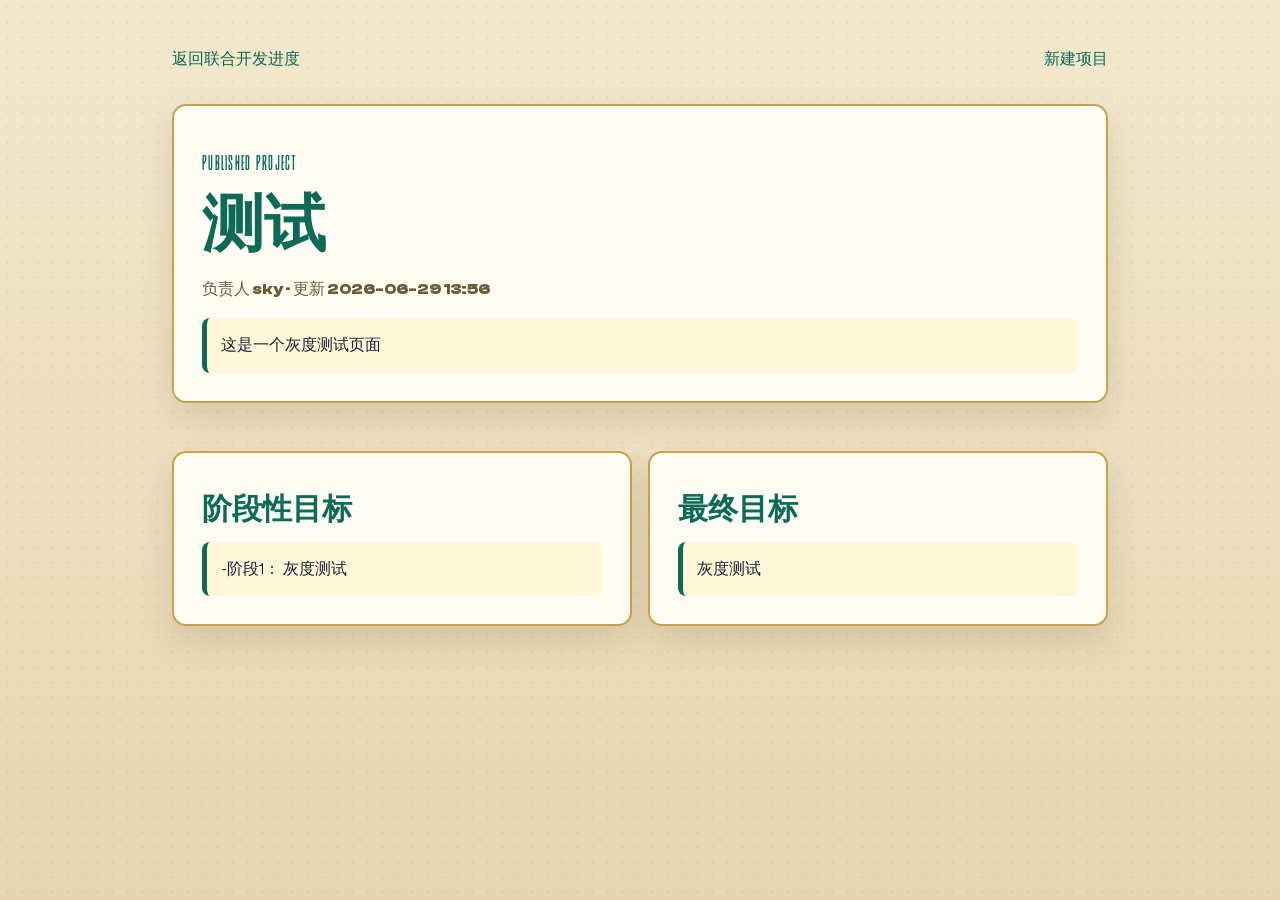
<file: projects/mqyt1tpt/index.html>
<!DOCTYPE html>
<html lang="zh-CN">
<head>
  <meta charset="UTF-8">
  <meta name="viewport" content="width=device-width, initial-scale=1.0">
  <title>测试 · 项目详情</title>
  <link rel="stylesheet" href="/static/theme/anya-core.css">
  <style>
    body{margin:0;background:#efe2c4;color:#172033;font-family:var(--display);line-height:1.65}
    .bg{position:fixed;inset:0;background:radial-gradient(rgba(120,90,40,.08) 1.3px,transparent 1.4px) 0 0/15px 15px,linear-gradient(180deg,#f3e8cd,#e6d6b2)}
    .wrap{position:relative;z-index:1;max-width:980px;margin:0 auto;padding:46px 22px 80px}
    .nav{display:flex;justify-content:space-between;margin-bottom:32px}.nav a{color:#0b6b57;font-family:var(--display-bold);text-decoration:none}
    .section{background:#fffdf3;border:2px solid #c9a24a;border-radius:14px;box-shadow:0 14px 32px rgba(90,70,30,.16);padding:28px;margin:24px 0}
    .kicker{font-family:var(--poster);color:#0b6b57;letter-spacing:.08em;text-transform:uppercase}.title{font-family:var(--display-bold);font-size:clamp(34px,6vw,62px);line-height:1.08;color:#0b6b57;margin:0 0 10px}
    .meta{color:#6c5b37;font-family:var(--hand)}h2{font-family:var(--poster);color:#0b6b57;font-size:30px;margin:0 0 12px}
    .block{background:#fff8d8;border-left:5px solid #0b6b57;border-radius:8px;padding:14px;white-space:pre-wrap}.grid{display:grid;grid-template-columns:1fr 1fr;gap:16px}
    @media(max-width:760px){.grid{grid-template-columns:1fr}}
  </style>
</head>
<body><div class="bg" aria-hidden="true"></div><main class="wrap">
  <nav class="nav"><a href="/">返回联合开发进度</a><a href="/projects/new/">新建项目</a></nav>
  <section class="section"><p class="kicker">Published Project</p><h1 class="title">测试</h1><p class="meta">负责人 sky · 更新 2026-06-29 13:56</p><div class="block">这是一个灰度测试页面</div></section>
  <section class="grid"><div class="section"><h2>阶段性目标</h2><div class="block">-阶段1： 灰度测试</div></div><div class="section"><h2>最终目标</h2><div class="block">灰度测试</div></div></section>
</main></body>
</html>
</file>
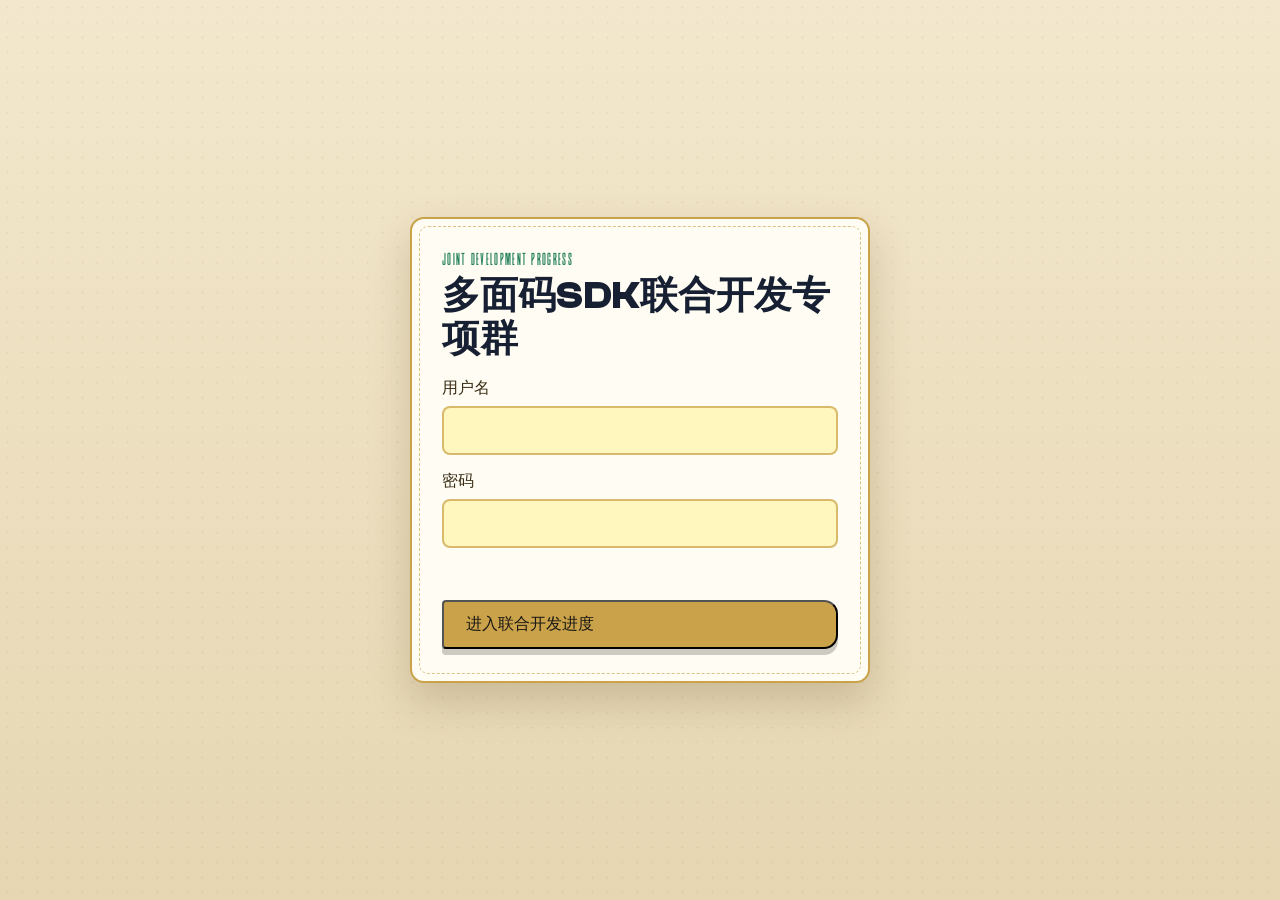
<file: projects/new/index.html>
<!DOCTYPE html>
<html lang="zh-CN">
<head>
  <meta charset="UTF-8">
  <meta name="viewport" content="width=device-width, initial-scale=1.0">
  <title>新建项目 · 多面码SDK联合开发专项群</title>
  <meta http-equiv="refresh" content="0; url=/#new">
  <script>
    location.replace("/#new");
  </script>
</head>
<body>
  <a href="/#new">打开新建项目</a>
</body>
</html>
</file>
<file: static/theme/anya-core.css>
/* ============================================================
   anya-core.css — 全站间谍过家家核心皮肤（5 页共用）
   仅 transform/opacity 动画；prefers-reduced-motion 降级。
   配合 anya-core.js（单 rAF）。资产：/static/cloned-assets/spyfamily/
   ============================================================ */
@font-face{font-family:ClashDisplayR;src:url("/static/cloned-assets/yannesidibe/ClashDisplay_Regular-s.p.0vhwyri2qfjfu-c2f8e2b02528.woff2") format("woff2");font-display:swap}
@font-face{font-family:ClashDisplayB;src:url("/static/cloned-assets/yannesidibe/ClashDisplay_Bold-s.p.0uri1jo8hft.n-3c345c7cbcdf.woff2") format("woff2");font-display:swap}
@font-face{font-family:August;src:url("/static/cloned-assets/yannesidibe/August_Bold-s.p.0fl7ipqxj-oi--21e1a4f366ac.woff2") format("woff2");font-display:swap}
:root{
  --pink:#F2A7C0; --pink-soft:#FAD9E4; --pink-deep:#E2729C;
  --green:#2FA877; --green-deep:#1F7D57;
  --cream:#F7E9CC; --cream-2:#FBF3E0; --paper:#FFFDF6;
  --gold:#C9A24A; --gold-soft:#E7D4A0;
  --uniform:#1A1714; --uniform-2:#2A241E;
  --stamp:#C0362C; --ink:#241C18; --muted:#6B5E52;
  --line:rgba(36,28,24,.16);
  --cn:-apple-system,BlinkMacSystemFont,"PingFang SC","Microsoft YaHei","Noto Sans CJK SC","Segoe UI",sans-serif;
  --display:ClashDisplayR,var(--cn);
  --display-bold:ClashDisplayB,var(--cn);
  --poster:August,ClashDisplayB,var(--cn);
  --hand:"Yuanti SC","幼圆","Hiragino Maru Gothic Pro","Comic Sans MS",var(--display-bold);
  --sf:/static/cloned-assets/spyfamily;
}
*{box-sizing:border-box}
html{scroll-behavior:smooth}
.ac-root{position:relative;isolation:isolate;--pointer-x:50vw;--pointer-y:50vh;--tilt-x:0;--tilt-y:0;--scroll:0}
a{color:inherit;text-decoration:none}
button{font:inherit}
img{display:block;max-width:100%}
/* ---- paper / benday / hazard / tape ---- */
.ac-paper{background:var(--cream);background-image:radial-gradient(rgba(36,28,24,.05) 1.2px,transparent 1.3px);background-size:16px 16px}
.ac-benday{background-image:radial-gradient(rgba(36,28,24,.1) 1.4px,transparent 1.5px);background-size:14px 14px}
.ac-hazard{background:repeating-linear-gradient(45deg,var(--gold) 0 14px,var(--uniform) 14px 28px)}
.ac-tape{position:relative}
.ac-tape:before{content:"";position:absolute;left:50%;top:-12px;width:84px;height:24px;transform:translateX(-50%) rotate(-3deg);background:rgba(201,162,74,.5);border-left:1px dashed rgba(255,255,255,.5);border-right:1px dashed rgba(255,255,255,.5)}
/* ---- stamp / star / bubble / folder / polaroid ---- */
.ac-stamp{font-family:var(--poster);color:var(--stamp);border:3px solid var(--stamp);border-radius:8px;padding:4px 12px;text-transform:uppercase;letter-spacing:.04em;opacity:.88;box-shadow:inset 0 0 0 1px rgba(192,54,44,.35)}
.ac-star{width:1em;height:1em;display:inline-block;background:url("/static/cloned-assets/spyfamily/star-mini.png") center/contain no-repeat;vertical-align:middle}
.ac-bubble{position:relative;background:var(--paper);border:2px solid var(--ink);border-radius:24px;padding:18px 22px;box-shadow:6px 6px 0 rgba(36,28,24,.85)}
.ac-bubble:after{content:"";position:absolute;left:34px;bottom:-15px;width:24px;height:24px;background:var(--paper);border-right:2px solid var(--ink);border-bottom:2px solid var(--ink);transform:rotate(45deg)}
.ac-polaroid{background:var(--paper);padding:12px 12px 38px;border-radius:4px;box-shadow:0 16px 36px rgba(26,23,20,.3);transform:rotate(var(--rot,-2deg))}
.ac-polaroid img{width:100%;border-radius:2px}
.ac-folder{position:relative;background:var(--gold-soft);border:1.5px solid var(--gold);border-radius:6px 14px 14px 14px}
.ac-folder:before{content:"";position:absolute;left:14px;top:-12px;width:120px;height:14px;background:var(--gold-soft);border:1.5px solid var(--gold);border-bottom:0;border-radius:8px 8px 0 0}
.ac-tab{display:inline-flex;align-items:center;gap:10px;padding:12px 22px;background:var(--gold);color:var(--uniform);font-family:var(--display-bold);border-radius:4px 14px 14px 4px;box-shadow:0 6px 0 rgba(26,23,20,.22);transition:transform .16s ease,box-shadow .16s ease,background .16s ease}
.ac-tab:hover{transform:translateY(-3px) rotate(-1deg);box-shadow:0 9px 0 rgba(26,23,20,.22);background:var(--pink)}
/* ---- floaters ---- */
.ac-floaters{position:absolute;inset:0;z-index:1;pointer-events:none;overflow:hidden}
.ac-floaters img{position:absolute;width:var(--w,68px);opacity:var(--op,.9);filter:drop-shadow(0 8px 14px rgba(26,23,20,.18));animation:ac-float var(--dur,11s) ease-in-out infinite;animation-delay:var(--delay,0s)}
/* ---- cursor reticle ---- */
.ac-cursor{position:fixed;z-index:99;left:-80px;top:-80px;width:24px;height:24px;display:grid;place-items:center;border:2px solid var(--stamp);border-radius:50%;pointer-events:none;transform:translate(-50%,-50%);opacity:0;transition:opacity .16s,width .18s,height .18s,background .18s;will-change:left,top,width,height}
.ac-cursor:before,.ac-cursor:after{content:"";position:absolute;background:var(--stamp);opacity:.8}
.ac-cursor:before{width:2px;height:11px;top:-13px}
.ac-cursor:after{width:11px;height:2px;left:-13px}
.ac-root.is-pointer .ac-cursor{opacity:1}
.ac-cursor-core{width:6px;height:6px;border-radius:50%;background:var(--stamp)}
.ac-cursor-label{position:absolute;inset:0;display:grid;place-items:center;color:var(--paper);background:var(--stamp);border-radius:50%;font-family:var(--display-bold);font-size:12px;opacity:0;transform:scale(.7);transition:opacity .16s,transform .16s}
.ac-cursor.is-view{width:74px;height:74px;background:var(--stamp)}
.ac-cursor.is-view:before,.ac-cursor.is-view:after{opacity:0}
.ac-cursor.is-view .ac-cursor-core{opacity:0}
.ac-cursor.is-view .ac-cursor-label{opacity:1;transform:scale(1)}
.ac-magnetic{will-change:transform;transition:transform .16s ease}
/* ---- blink eye (SVG mascot) ---- */
.ac-eye{display:inline-block;width:1em;height:1em;vertical-align:middle}
.ac-eye .lid{transform-box:fill-box;transform-origin:center;animation:ac-blink 5.2s infinite}
@keyframes ac-blink{0%,92%,100%{transform:scaleY(.05)}94%,98%{transform:scaleY(1)}}
/* ---- Anya buddy (cursor-reactive, frame-swap = video feel) ---- */
.ac-buddy{position:fixed;left:18px;bottom:18px;z-index:50;width:clamp(118px,11vw,170px);aspect-ratio:3/4;display:block;filter:drop-shadow(0 12px 18px rgba(26,23,20,.4));transform-origin:bottom center;will-change:transform}
.ac-buddy .f{position:absolute;inset:0;width:100%;height:100%;object-fit:contain;object-position:bottom;opacity:0;transition:opacity .18s ease}
.ac-buddy .f0{opacity:1}
.ac-buddy.is-look .f0{opacity:0}.ac-buddy.is-look .f2{opacity:1}
.ac-buddy.is-excited .f0,.ac-buddy.is-excited .f2{opacity:0}.ac-buddy.is-excited .f1{opacity:1}
.ac-buddy .bubble{position:absolute;right:-10px;top:-22px;transform:rotate(-5deg);background:var(--paper);border:2px solid var(--ink);color:var(--ink);font-family:var(--hand);font-size:13px;padding:5px 11px;border-radius:13px;white-space:nowrap;box-shadow:4px 4px 0 rgba(36,28,24,.85);opacity:0;transition:opacity .2s ease}
.ac-buddy.is-talk .bubble{opacity:1}
.ac-buddy .bubble:after{content:"";position:absolute;left:16px;bottom:-9px;width:12px;height:12px;background:var(--paper);border-right:2px solid var(--ink);border-bottom:2px solid var(--ink);transform:rotate(45deg)}
/* ---- 3D utils ---- */
.ac-tilt3d{transition:transform .2s cubic-bezier(.2,.8,.2,1);transform-style:preserve-3d;will-change:transform}
.ac-parallax{will-change:transform}
/* ---- reveal ---- */
.ac-reveal{opacity:0;transform:translateY(48px);transition:opacity .7s ease,transform .7s cubic-bezier(.2,.8,.2,1)}
.ac-reveal.is-in{opacity:1;transform:none}
/* ---- PV poster (lazy youtube) ---- */
.ac-pv{position:relative;border-radius:16px;overflow:hidden;border:3px solid var(--gold);box-shadow:0 18px 40px rgba(26,23,20,.3);cursor:pointer}
.ac-pv img{width:100%;display:block}
.ac-pv .play{position:absolute;inset:0;display:grid;place-items:center}
.ac-pv .play b{width:74px;height:74px;border-radius:50%;background:var(--stamp);color:#fff;display:grid;place-items:center;font-size:30px;box-shadow:0 8px 24px rgba(0,0,0,.4);transition:transform .2s ease}
.ac-pv:hover .play b{transform:scale(1.12)}
.ac-pv iframe{width:100%;aspect-ratio:16/9;display:block;border:0}
/* ---- auto PV / TV ---- */
.ac-pv.is-auto{aspect-ratio:16/9;cursor:default}
.ac-pv.is-auto iframe{width:100%;height:100%;display:block;border:0}
.ac-pv .play{transition:opacity .2s}
.ac-pv.is-auto .play{display:none}
/* ---- scroll progress bar ---- */
.ac-progress{position:fixed;top:0;left:0;height:4px;width:100%;transform:scaleX(var(--scroll,0));transform-origin:left;background:linear-gradient(90deg,var(--pink),var(--gold),var(--green));z-index:90;pointer-events:none}
/* ---- accordion (打开方式) ---- */
.ac-acc-item{border:1.5px solid var(--line);border-radius:14px;background:var(--paper);overflow:hidden;margin-bottom:14px;box-shadow:0 8px 20px rgba(26,23,20,.08)}
.ac-acc-head{display:flex;align-items:center;justify-content:space-between;gap:12px;padding:18px 22px;cursor:pointer;font-family:var(--display-bold);color:var(--green-deep);font-size:19px}
.ac-acc-head .pl{flex:0 0 auto;width:26px;height:26px;display:grid;place-items:center;border-radius:50%;background:var(--gold);color:var(--uniform);font-size:18px;transition:transform .25s}
.ac-acc-item.open .ac-acc-head .pl{transform:rotate(45deg);background:var(--pink)}
.ac-acc-body{display:grid;grid-template-rows:0fr;transition:grid-template-rows .32s ease}
.ac-acc-item.open .ac-acc-body{grid-template-rows:1fr}
.ac-acc-body>div{overflow:hidden;font-family:var(--hand);color:var(--muted);padding:0 22px}
.ac-acc-item.open .ac-acc-body>div{padding:0 22px 18px}
/* ---- dropdown (下拉) ---- */
.ac-dd{position:relative;display:inline-block}
.ac-dd-menu{position:absolute;top:calc(100% + 8px);left:0;min-width:190px;background:var(--paper);border:2px solid var(--ink);border-radius:12px;box-shadow:6px 6px 0 rgba(36,28,24,.85);padding:6px;opacity:0;visibility:hidden;transform:translateY(-6px);transition:opacity .18s,transform .18s,visibility .18s;z-index:30}
.ac-dd-menu.open{opacity:1;visibility:visible;transform:none}
.ac-dd-menu a{display:block;padding:9px 13px;border-radius:8px;font-family:var(--hand);color:var(--ink)}
.ac-dd-menu a:hover{background:var(--pink-soft);color:var(--green-deep)}
/* ---- horizontal wheel scroll (滚轮卷宗) ---- */
.ac-hscroll{display:flex;gap:20px;overflow-x:auto;scroll-snap-type:x mandatory;padding:6px 2px 16px;scrollbar-width:thin;scrollbar-color:var(--gold) transparent}
.ac-hscroll::-webkit-scrollbar{height:8px}
.ac-hscroll::-webkit-scrollbar-thumb{background:var(--gold);border-radius:8px}
.ac-hscroll>*{scroll-snap-align:start;flex:0 0 auto}
/* ---- keyframes ---- */
@keyframes ac-spin{to{transform:rotate(360deg)}}
@keyframes ac-float{0%,100%{transform:translateY(0) rotate(0)}50%{transform:translateY(-22px) rotate(8deg)}}
@keyframes ac-bob{0%,100%{transform:translateY(0)}50%{transform:translateY(-7px)}}
@keyframes ac-bounce{0%,100%{transform:translateY(0)}50%{transform:translateY(9px)}}
@keyframes ac-marquee{to{transform:translateX(-50%)}}
@media (max-width:720px){.ac-buddy{display:none}.ac-cursor{display:none}}
@media (prefers-reduced-motion:reduce){
  .ac-floaters img,.ac-eye .lid,.ac-buddy{animation:none}
  .ac-tilt3d,.ac-reveal,.ac-magnetic{transition:none}
  .ac-reveal{opacity:1;transform:none}
}
</file>
